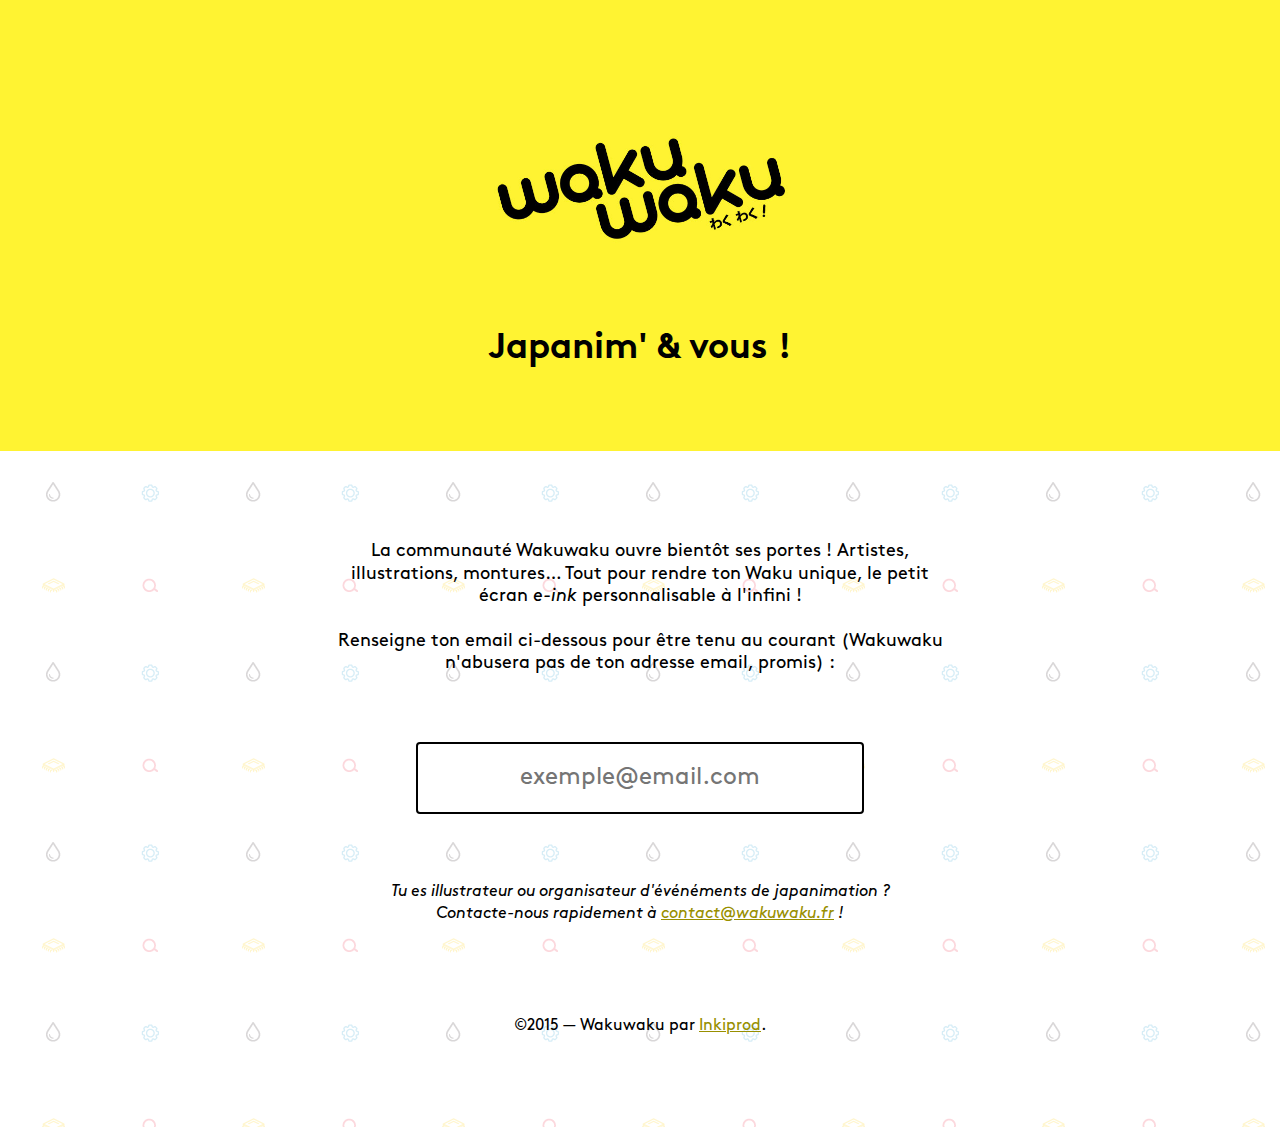
<file: index.html>
<!doctype html>
<html lang="fr">
<head>
  <meta charset="utf-8">
  <title>Wakuwaku, japanim' & vous !</title>
  <meta name="robots" content="index, follow">
  <meta name="description" content="">
  <!-- <meta name="viewport" content="initial-scale=1,maximum-scale=1,user-scalable=no"> -->
  <link rel="stylesheet" href="main.css">
</head>
<body>

  <main class="wrap">

    <header class="header">
      <h1 class="title"><img class="logo" src="logo.png" alt="Wakuwaku" width="400px" height="auto"></h1>
      <h2 class="subtitle">Japanim' & vous !</h2>
    </header>

    <section class="content">
      <p class="text">La communauté Wakuwaku ouvre bientôt ses portes ! Artistes, illustrations, montures… Tout pour rendre ton Waku unique, le petit écran <i>e-ink</i> personnalisable à l'infini !</p>
      <p class="text">Renseigne ton email ci-dessous pour être tenu au courant (Wakuwaku n'abusera pas de ton adresse email, promis) :</p>
      <p id="merci">Merci !! À très bientôt !</p>
      <form class="form" action="//formspree.io/noclat@gmail.com" method="POST">
        <input class="email" type="email" name="email" placeholder="exemple@email.com">
        <input type="hidden" name="_next" value="http://www.wakuwaku.fr/#merci">
      </form>
      <p class="contact">Tu es illustrateur ou organisateur d'événéments de japanimation ?<br>Contacte-nous rapidement à <a href="mailto:contact@wakuwaku.fr">contact@wakuwaku.fr</a> !</p>
    </section>

    <footer class="footer">
      <p class="copyright">©2015 — Wakuwaku par <a href="http://www.inkiprod.com" target="_blank">Inkiprod</a>.
    </footer>

  </main>

</body>
</html>
</file>
<file: main.css>
@font-face{font-family:'Brown';font-weight:400;font-style:normal;src:url("fonts/Brown-Regular.otf") format("truetype")}@font-face{font-family:'Brown';font-weight:400;font-style:italic;src:url("fonts/Brown-Regular-Italic.otf") format("truetype")}@font-face{font-family:'Brown';font-weight:700;font-style:normal;src:url("fonts/Brown-Bold.otf") format("truetype")}*{-moz-box-sizing:border-box;-webkit-box-sizing:border-box;box-sizing:border-box;margin:0;padding:0}body{background:url("bg.png");font-weight:400;font-size:16px;font-family:'Brown', 'Helvetica Neue', Helvetica, Arial, sans-serif;line-height:22.4px;color:#000}a{color:#988f00;text-decoration:underline}.wrap{text-align:center;-webkit-font-smoothing:antialiased;-moz-osx-font-smoothing:grayscale}.header{padding:89.6px;margin-bottom:89.6px;background:#fff332}.title{margin-bottom:44.8px}.logo{display:inline-block}.subtitle{font-size:36px}.text{max-width:627.2px;margin:0 auto 22.4px;font-size:18px}#merci{display:none;width:492.8px;margin:67.2px auto;background:#fff332;line-height:89.6px;font-size:36px;font-weight:bold}#merci:target{display:block}#merci:target ~ .form{display:none}.form{margin:67.2px 0}.email{width:448px;padding:22.4px;border:2px solid #000;border-radius:4px;background:#fff;text-align:center;font-family:'Brown';font-size:24px}.contact{max-width:627.2px;margin:auto;font-style:italic}.footer{padding:89.6px 0}
</file>
